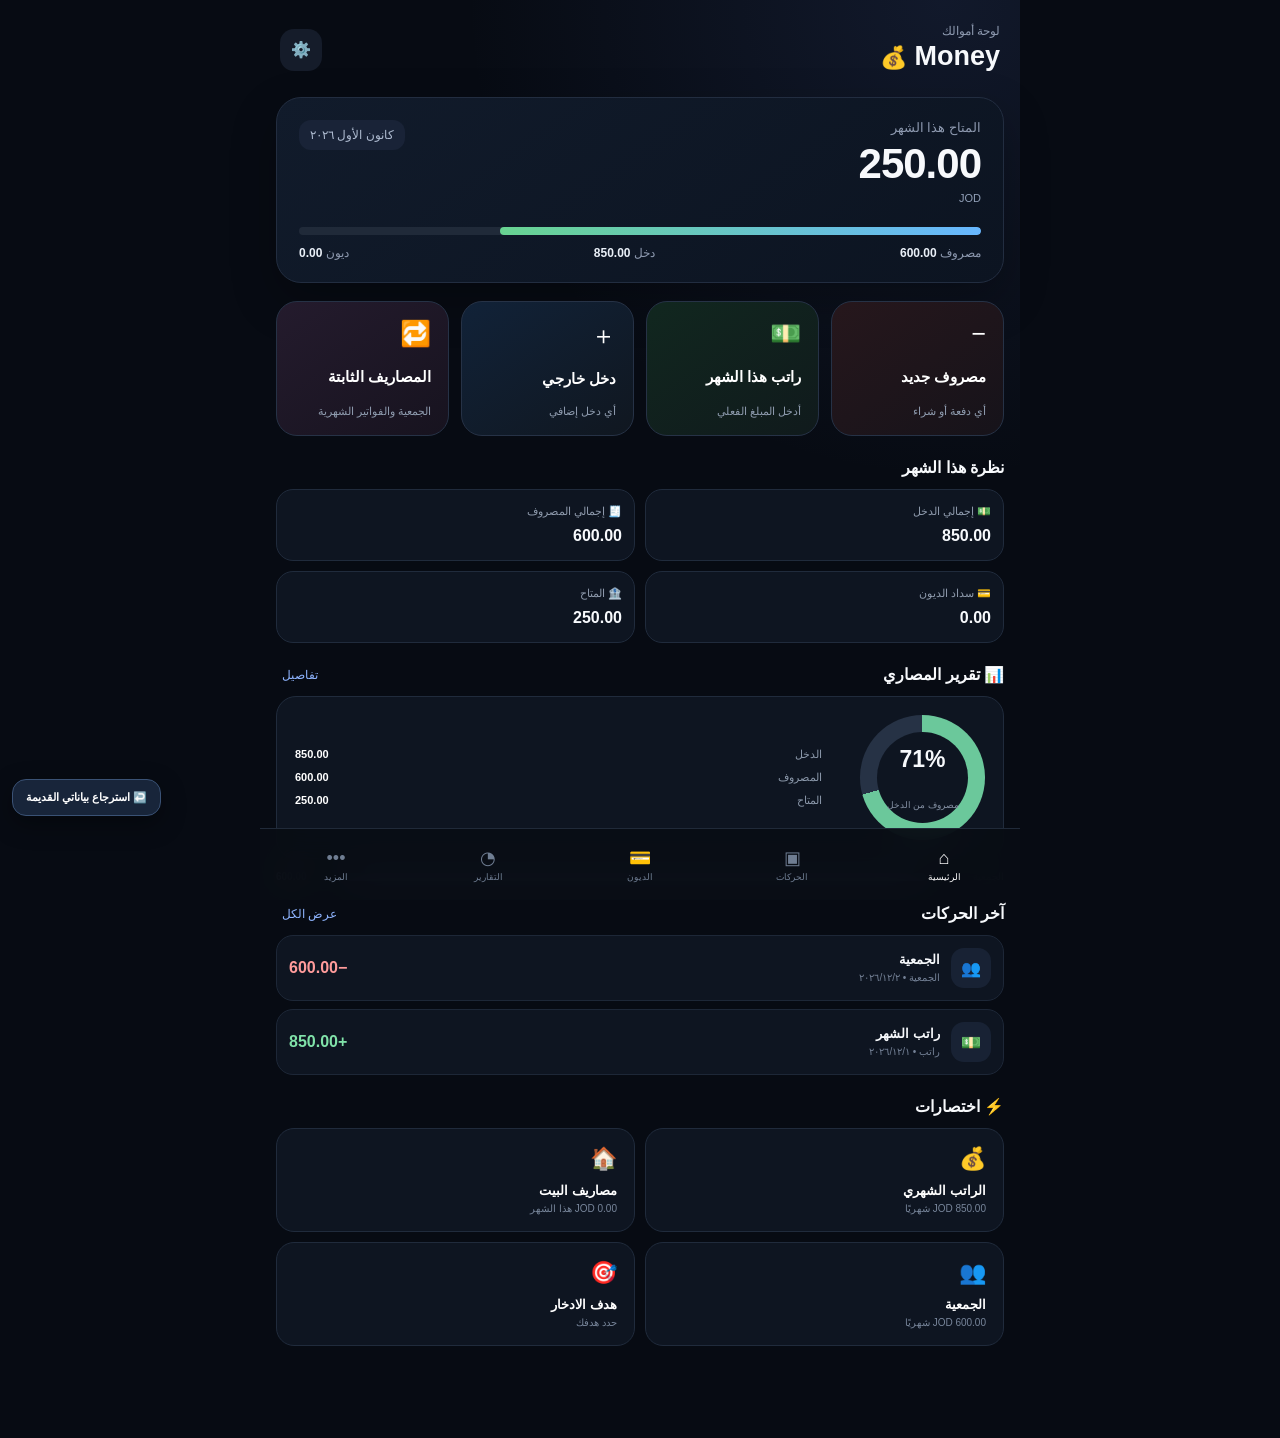
<file: index.html>
<!doctype html>
<html lang="ar" dir="rtl">
<head>
<meta charset="utf-8"><meta name="viewport" content="width=device-width,initial-scale=1,viewport-fit=cover">
<meta name="theme-color" content="#070b13"><meta name="apple-mobile-web-app-capable" content="yes">
<title>Money — إدارة مصروفي</title><link rel="stylesheet" href="style.css?v=4">
</head>
<body><div class="app">
<header class="topbar"><div><div class="eyebrow">لوحة أموالك</div><h1>Money <span>💰</span></h1></div><button class="icon-btn" id="settingsBtn">⚙️</button></header>
<main id="mainContent">
<section class="hero"><div class="hero-top"><div><p class="muted">المتاح هذا الشهر</p><div class="balance" id="available">0.00</div><span class="currency" id="currencyLabel">JOD</span></div><div class="month" id="monthLabel"></div></div><div class="progress"><div id="budgetProgress"></div></div><div class="hero-foot"><span>مصروف <b id="spentHero">0</b></span><span>دخل <b id="incomeHero">0</b></span><span>ديون <b id="debtHero">0</b></span></div></section>
<section class="quick-grid"><button class="quick expense" data-action="expense"><span>−</span><b>مصروف جديد</b><small>أي دفعة أو شراء</small></button><button class="quick income" data-action="salary"><span>💵</span><b>راتب هذا الشهر</b><small>أدخل المبلغ الفعلي</small></button><button class="quick extra" data-action="external"><span>＋</span><b>دخل خارجي</b><small>أي دخل إضافي</small></button><button class="quick fixed" data-action="fixed"><span>🔁</span><b>المصاريف الثابتة</b><small>الجمعية والفواتير الشهرية</small></button></section>
<section class="section"><div class="section-head"><h2>نظرة هذا الشهر</h2></div><div class="stats"><div class="stat"><span>💵 إجمالي الدخل</span><strong id="incomeStat">0</strong></div><div class="stat"><span>🧾 إجمالي المصروف</span><strong id="expenseStat">0</strong></div><div class="stat"><span>💳 سداد الديون</span><strong id="debtStat">0</strong></div><div class="stat"><span>🏦 المتاح</span><strong id="savingStat">0</strong></div></div></section>
<section class="section"><div class="section-head"><h2>📊 تقرير المصاري</h2><button data-action="reports">تفاصيل</button></div><div class="report-card"><div class="donut" id="donut"><div><b id="donutPct">0%</b><small>مصروف من الدخل</small></div></div><div class="report-side"><div><span>الدخل</span><b id="reportIncome">0</b></div><div><span>المصروف</span><b id="reportExpense">0</b></div><div><span>المتاح</span><b id="reportBalance">0</b></div></div></div><div class="bars" id="categoryBars"></div></section>
<section class="section"><div class="section-head"><h2>آخر الحركات</h2><button id="allTransactions">عرض الكل</button></div><div id="recentList" class="transactions"></div></section>
<section class="section"><div class="section-head"><h2>⚡ اختصارات</h2></div><div class="cards-row"><button class="mini-card" data-action="salarySetup"><span>💰</span><b>الراتب الشهري</b><small id="salaryMini">لم يُضبط</small></button><button class="mini-card" data-action="home"><span>🏠</span><b>مصاريف البيت</b><small id="homeMini">0 هذا الشهر</small></button><button class="mini-card" data-action="group"><span>👥</span><b>الجمعية</b><small id="groupMini">لم تُضبط</small></button><button class="mini-card" data-action="saving"><span>🎯</span><b>هدف الادخار</b><small id="savingGoalText">حدد هدفك</small></button></div></section>
</main>
<nav class="bottom-nav"><button class="active" data-tab="homeTab">⌂<span>الرئيسية</span></button><button data-tab="transactionsTab">▣<span>الحركات</span></button><button data-tab="debtsTab">💳<span>الديون</span></button><button data-tab="reportsTab">◔<span>التقارير</span></button><button data-tab="moreTab">•••<span>المزيد</span></button></nav>
<div class="modal" id="modal"><div class="sheet"><button class="close" id="closeModal">×</button><div id="modalContent"></div></div></div>
<script src="money-cloud-data.js?v=20260907"></script>
<script src="migrate-legacy.js?v=1"></script><script src="restore-screenshot-data.js?v=1"></script><script src="app.js?v=6"></script><script src="reports-enhancer.js?v=1"></script></body></html>
</file>
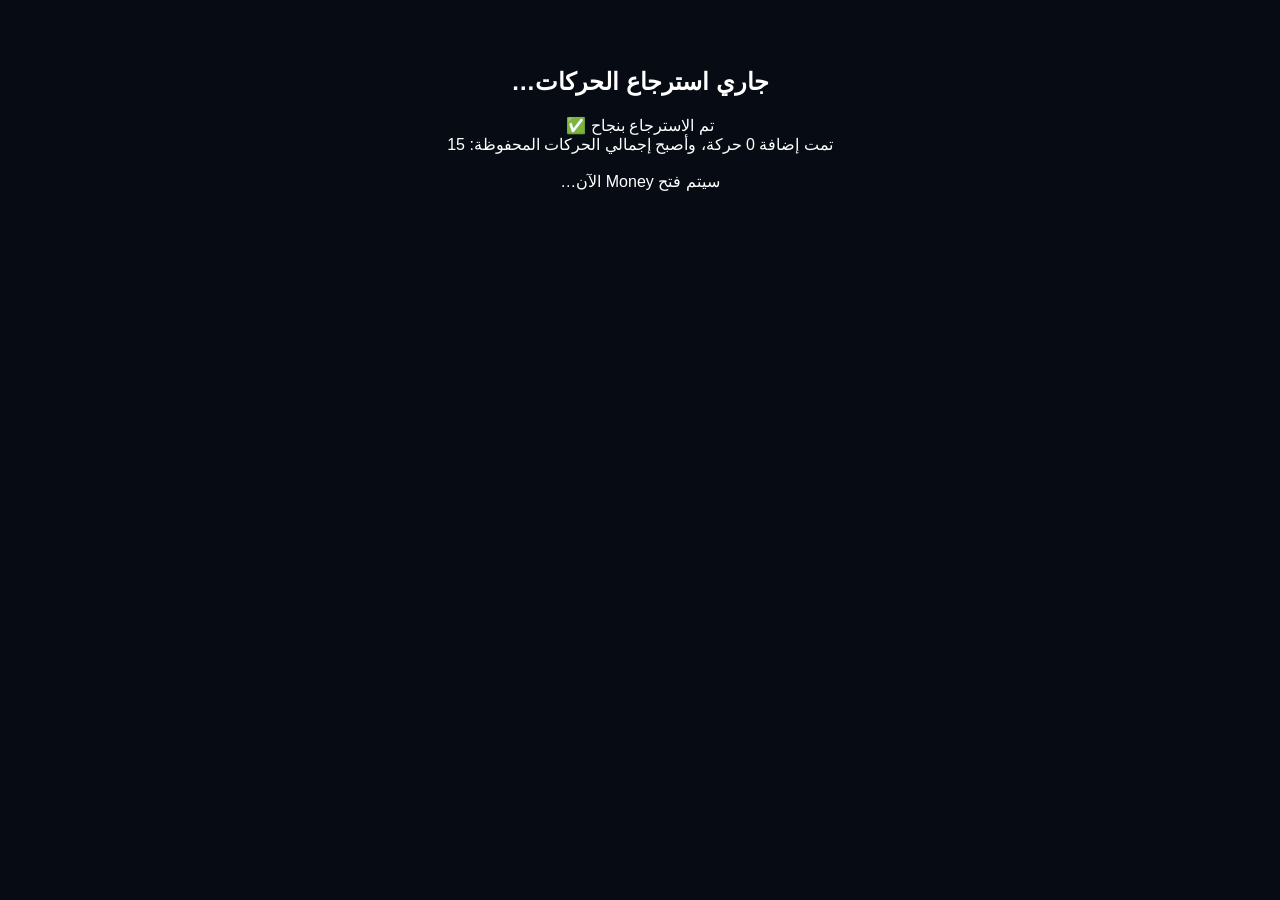
<file: restore.html>
<!doctype html>
<html lang="ar" dir="rtl">
<head><meta charset="utf-8"><meta name="viewport" content="width=device-width,initial-scale=1"><title>استرجاع بيانات Money</title></head>
<body style="font-family:Arial,sans-serif;text-align:center;padding:40px;background:#070b13;color:white">
<h2>جاري استرجاع الحركات…</h2><p id="status">لحظة واحدة</p>
<script>
(function(){
  const KEY='money_v3';
  let db;
  try{db=JSON.parse(localStorage.getItem(KEY)||'null')}catch(e){db=null}
  db=db&&typeof db==='object'?db:{};
  db.currency=db.currency||'JOD';
  db.salary=db.salary||{base:0,actual:{}};
  db.salary.actual=db.salary.actual||{};
  db.fixed=Array.isArray(db.fixed)?db.fixed:[];
  db.transactions=Array.isArray(db.transactions)?db.transactions:[];
  db.debts=Array.isArray(db.debts)?db.debts:[];

  db.salary.base=850;
  db.salary.actual['2026-09']=940;

  const fixedId='screenshot-fixed-group-2026-09';
  if(!db.fixed.some(f=>String(f.id)===fixedId)) db.fixed.push({id:fixedId,name:'الجمعية',amount:600,category:'الجمعية'});

  const tx=[
    ['screenshot-salary-2026-09','income',940,'راتب الشهر','راتب','2026-09-01T09:00:00+03:00','💵'],
    ['screenshot-income-27-2026-09-07','income',27,'سابق','دخل خارجي','2026-09-07T09:00:00+03:00','💰'],
    ['screenshot-income-90-2026-09-07','income',90,'Overtime','دخل خارجي','2026-09-07T10:00:00+03:00','💰'],
    ['screenshot-income-150-2026-09-07','income',150,'فريلانس','دخل خارجي','2026-09-07T11:00:00+03:00','💰'],
    ['screenshot-expense-173-2026-09-07','expense',173,'دين مهند فيزا','فواتير','2026-09-07T12:00:00+03:00','🧾'],
    ['screenshot-expense-2-2026-09-07','expense',2,'كريج','أكل','2026-09-07T13:00:00+03:00','🧾'],
    ['screenshot-debt-250-2026-09-07','debtPayment',250,'سداد مطبخ','سداد ديون','2026-09-07T14:00:00+03:00','💳'],
    ['screenshot-expense-50-2026-09-07','expense',50,'مصروف بيان','البيت','2026-09-07T15:00:00+03:00','🧾'],
    ['screenshot-expense-3-2026-09-06','expense',3,'مي و قهوة مع بيان','أكل','2026-09-06T12:00:00+03:00','🧾'],
    ['screenshot-expense-11-2026-09-06','expense',11,'شاورما بيان','أكل','2026-09-06T13:00:00+03:00','🧾'],
    ['screenshot-expense-8-2026-09-06','expense',8,'ورد بيان','البيت','2026-09-06T14:00:00+03:00','🧾'],
    ['screenshot-expense-20-2026-09-06','expense',20,'نقوط عدوي','شخصي','2026-09-06T15:00:00+03:00','🧾'],
    ['screenshot-fixed-group-2026-09','expense',600,'جمعية','الجمعية','2026-09-07T16:00:00+03:00','👥']
  ];

  const ids=new Set(db.transactions.map(t=>String(t.id)));
  const sameDay=(a,b)=>String(a||'').slice(0,10)===String(b||'').slice(0,10);
  let added=0;
  tx.forEach(x=>{
    const [id,type,amount,name,category,date,icon]=x;
    const exists=ids.has(id)||db.transactions.some(t=>String(t.type)===type&&Number(t.amount)===amount&&String(t.name||'').trim()===name&&sameDay(t.date,date));
    if(exists)return;
    const t={id,type,amount,name,category,date,icon};
    if(id==='screenshot-salary-2026-09'){t.auto='salary';t.month='2026-09'}
    if(id==='screenshot-fixed-group-2026-09'){t.auto='fixed-'+fixedId;t.month='2026-09'}
    db.transactions.push(t);ids.add(id);added++;
  });

  localStorage.setItem(KEY,JSON.stringify(db));
  const saved=JSON.parse(localStorage.getItem(KEY)||'null');
  const count=saved&&Array.isArray(saved.transactions)?saved.transactions.length:0;
  document.getElementById('status').innerHTML='تم الاسترجاع بنجاح ✅<br>تمت إضافة '+added+' حركة، وأصبح إجمالي الحركات المحفوظة: '+count+'<br><br>سيتم فتح Money الآن…';
  setTimeout(function(){location.href='index.html?v=restore-final-'+Date.now()},1200);
})();
</script>
</body></html>
</file>
<file: style.css>
*{box-sizing:border-box}body{margin:0;font-family:-apple-system,BlinkMacSystemFont,"SF Pro Display","Segoe UI",Tahoma,Arial,sans-serif;background:#070b13;color:#f7f9fc}button,input,select{font:inherit}button{border:0;cursor:pointer}.app{max-width:760px;margin:auto;min-height:100vh;padding-bottom:92px;background:radial-gradient(circle at 90% 0%,rgba(73,98,170,.16),transparent 30%),#070b13}.topbar{display:flex;justify-content:space-between;align-items:center;padding:24px 20px 12px}.eyebrow{font-size:12px;color:#8e9ab0}.topbar h1{font-size:27px;margin:3px 0;font-weight:800}.topbar h1 span{font-size:22px}.icon-btn{width:42px;height:42px;border-radius:14px;background:#151c2a;color:#fff}.hero{margin:10px 16px 18px;padding:22px;border:1px solid #222d40;border-radius:25px;background:linear-gradient(145deg,#111b2b,#0c1421);box-shadow:0 18px 45px rgba(0,0,0,.25)}.hero-top{display:flex;justify-content:space-between}.muted{color:#8e9ab0;margin:0 0 5px;font-size:13px}.balance{font-size:42px;font-weight:850;letter-spacing:-1px}.currency{font-size:11px;color:#91a0b8}.month{background:#192337;color:#aebbd0;border-radius:12px;padding:8px 11px;height:max-content;font-size:12px}.progress{height:8px;background:#202a39;border-radius:20px;overflow:hidden;margin:21px 0 11px}.progress div{height:100%;width:0;background:linear-gradient(90deg,#68d391,#67b7ff);border-radius:20px;transition:.4s}.hero-foot{display:flex;justify-content:space-between;color:#8e9ab0;font-size:12px;gap:8px}.hero-foot b{color:#eaf0f8}.quick-grid{display:grid;grid-template-columns:1fr 1fr;gap:12px;padding:0 16px}.quick{min-height:118px;text-align:right;border-radius:21px;padding:17px;display:flex;flex-direction:column;justify-content:space-between;border:1px solid #263246;color:#fff;transition:.18s}.quick:active{transform:scale(.98)}.quick span{font-size:25px}.quick b{font-size:15px}.quick small{font-size:11px;color:#8f9caf}.expense{background:linear-gradient(145deg,#26171c,#16131a)}.income{background:linear-gradient(145deg,#11271f,#101a1c)}.extra{background:linear-gradient(145deg,#112238,#101720)}.fixed{background:linear-gradient(145deg,#241b2d,#17131f)}.section{padding:22px 16px 0}.section-head{display:flex;align-items:center;justify-content:space-between;margin-bottom:12px}.section h2{font-size:16px;margin:0}.section-head button{background:transparent;color:#8fb5ff;font-size:12px}.stats{display:grid;grid-template-columns:repeat(2,1fr);gap:10px}.stat{padding:15px 12px;border:1px solid #202b3c;background:#0e1521;border-radius:17px}.stat span{display:block;font-size:11px;color:#8f9bad;margin-bottom:9px}.stat strong{font-size:16px}.transactions{display:flex;flex-direction:column;gap:8px}.empty{padding:28px 15px;text-align:center;color:#78869c;border:1px dashed #263246;border-radius:17px;font-size:13px}.tx{display:flex;align-items:center;gap:11px;background:#0e1521;border:1px solid #1d2737;border-radius:17px;padding:12px}.tx-icon{width:40px;height:40px;display:grid;place-items:center;background:#182234;border-radius:13px}.tx-main{flex:1}.tx-main b{display:block;font-size:13px}.tx-main small{color:#748196;font-size:10px}.tx-amount{font-weight:800}.minus{color:#ff9b9b}.plus{color:#80e2a9}.debt-pay{color:#c6b0ff}.cards-row{display:grid;grid-template-columns:1fr 1fr;gap:10px}.mini-card{text-align:right;padding:17px;border-radius:18px;background:#0e1521;border:1px solid #202b3c;color:#fff}.mini-card span{font-size:22px;display:block;margin-bottom:11px}.mini-card b{display:block;font-size:13px}.mini-card small{display:block;color:#77859a;margin-top:5px;font-size:10px}.bottom-nav{position:fixed;bottom:0;left:50%;transform:translateX(-50%);width:min(760px,100%);height:72px;display:grid;grid-template-columns:repeat(5,1fr);background:rgba(9,13,21,.94);backdrop-filter:blur(18px);border-top:1px solid #202a39;padding-bottom:env(safe-area-inset-bottom);z-index:5}.bottom-nav button{background:transparent;color:#6f7d92;font-size:18px}.bottom-nav button span{display:block;font-size:9px;margin-top:3px}.bottom-nav button.active{color:#fff}.modal{display:none;position:fixed;inset:0;background:rgba(0,0,0,.65);z-index:10;align-items:flex-end}.modal.show{display:flex}.sheet{width:min(760px,100%);margin:auto 0 0;background:#101722;border:1px solid #273246;border-radius:26px 26px 0 0;padding:25px 18px calc(25px + env(safe-area-inset-bottom));max-height:90vh;overflow:auto;position:relative}.close{position:absolute;left:15px;top:13px;width:34px;height:34px;border-radius:11px;background:#1b2534;color:#aebbd0;font-size:23px}.form h2{margin:0 0 5px;font-size:21px}.form p{color:#8390a5;font-size:12px;margin:0 0 18px}.form h3{font-size:14px}.field{margin:11px 0}.field label{display:block;color:#aeb9ca;font-size:11px;margin-bottom:6px}.field input,.field select{width:100%;background:#0a1019;border:1px solid #273347;color:#fff;border-radius:13px;padding:13px;outline:none}.primary{width:100%;padding:14px;border-radius:14px;background:#f2f5fa;color:#08101c;font-weight:800;margin-top:10px}.danger{color:#ff9a9a;background:#24151a}.report-card{display:grid;grid-template-columns:145px 1fr;gap:18px;align-items:center;background:#0e1521;border:1px solid #202b3c;border-radius:20px;padding:18px}.donut{width:125px;height:125px;border-radius:50%;display:grid;place-items:center;position:relative}.donut>div{width:91px;height:91px;border-radius:50%;background:#0e1521;display:grid;place-items:center;text-align:center}.donut b{font-size:23px}.donut small{font-size:9px;color:#8490a3}.report-side{display:flex;flex-direction:column;gap:10px}.report-side div{display:flex;justify-content:space-between;color:#8b98aa;font-size:11px}.report-side b{color:#fff}.bars{margin-top:12px;display:flex;flex-direction:column;gap:10px}.bar-row{display:grid;grid-template-columns:70px 1fr 60px;gap:8px;align-items:center;font-size:10px;color:#9ba7b8}.bar-row b{text-align:left;color:#fff}.bar-track{height:8px;background:#202a39;border-radius:10px;overflow:hidden}.bar-fill{height:100%;background:#7088c7;border-radius:10px}.list-item{display:grid;grid-template-columns:1fr auto;gap:10px;align-items:center;padding:12px;background:#0e1521;border:1px solid #202b3c;border-radius:15px;margin-bottom:8px}.list-item b{display:block;font-size:13px}.list-item small{display:block;color:#7e8b9e;font-size:10px;margin-top:4px}.small-btn{padding:8px 10px;border-radius:10px;background:#24151a;color:#ffaaaa;font-size:10px}.debt-card{padding:16px;border:1px solid #28354a;background:linear-gradient(145deg,#131d2d,#0d141f);border-radius:20px;margin-bottom:10px}.debt-head{display:flex;justify-content:space-between;gap:12px}.debt-head b{font-size:15px}.debt-head small{color:#8b98aa}.debt-number{font-size:24px;font-weight:850;margin:10px 0}.debt-progress{height:8px;background:#222d3e;border-radius:10px;overflow:hidden}.debt-progress div{height:100%;background:linear-gradient(90deg,#9c82e8,#6c9eea)}.debt-meta{display:flex;justify-content:space-between;color:#8996a8;font-size:10px;margin-top:8px}.debt-actions{display:grid;grid-template-columns:1fr 1fr;gap:8px;margin-top:12px}.debt-actions button{padding:10px;border-radius:11px;background:#19253a;color:#e8edf7;font-size:11px}.history-box{display:flex;justify-content:space-between;align-items:center;padding:14px;background:#0c131e;border:1px solid #202c3e;border-radius:15px;color:#9aa6b7}.history-box b{color:#fff}.warning{padding:11px;border-radius:12px;background:#241d13;border:1px solid #47371d;color:#d8bd83;font-size:11px;line-height:1.7}@media(min-width:700px){.quick-grid{grid-template-columns:repeat(4,1fr)}.quick{min-height:135px}}
</file>
